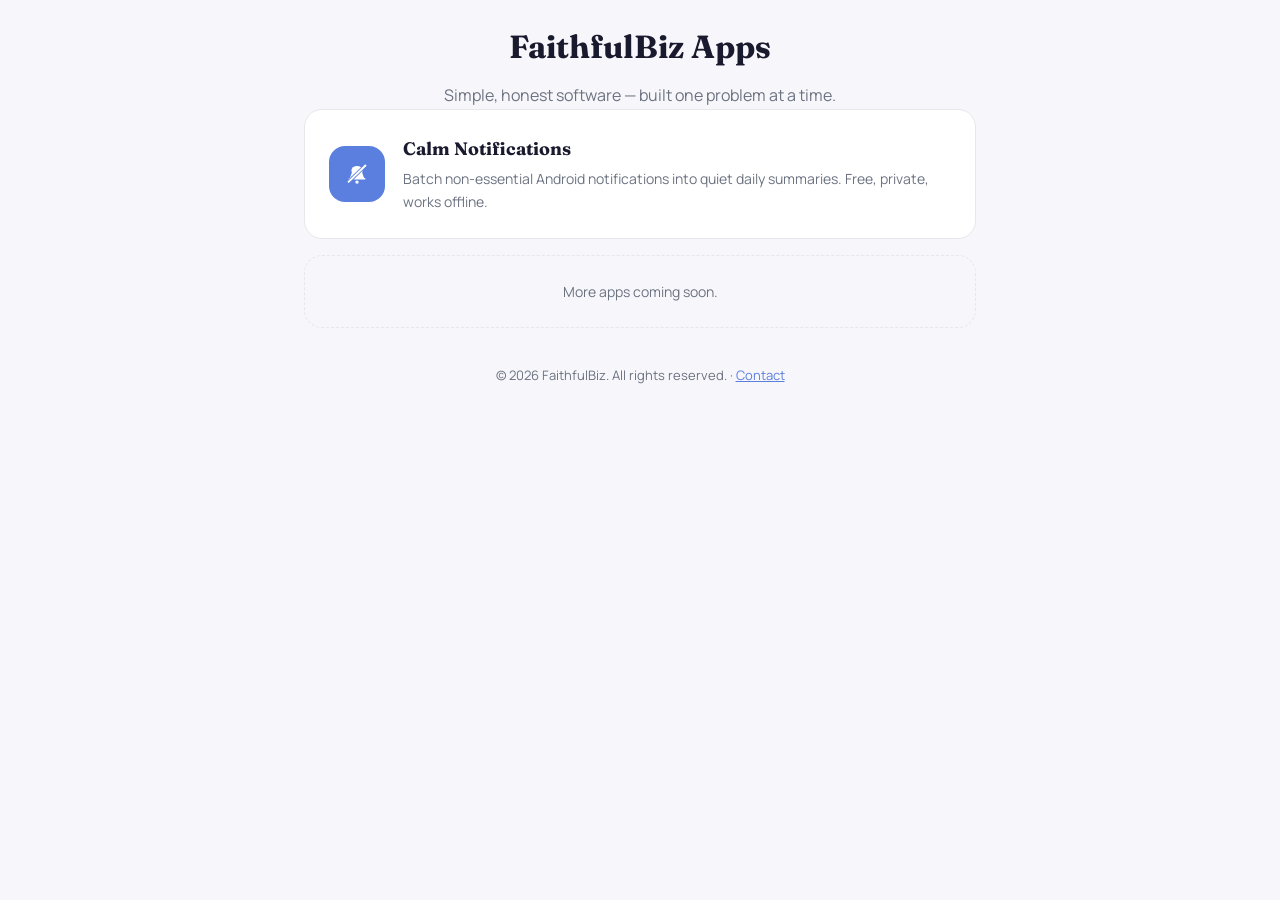
<file: index.html>
<!DOCTYPE html>
<html lang="en">
<head>
<meta charset="UTF-8">
<meta name="viewport" content="width=device-width, initial-scale=1.0">
<title>FaithfulBiz Apps</title>
<meta name="description" content="Apps built by FaithfulBiz — starting with Calm Notifications, an Android app for reducing notification overload.">
<link rel="canonical" href="https://app.faithfulbiz.com.ng/">
<meta property="og:site_name" content="FaithfulBiz">
<link rel="icon" type="image/x-icon" href="/favicon.ico">
<link rel="icon" type="image/png" sizes="32x32" href="/favicon-32x32.png">
<link rel="icon" type="image/png" sizes="16x16" href="/favicon-16x16.png">
<link rel="apple-touch-icon" sizes="180x180" href="/apple-touch-icon.png">
<link rel="preconnect" href="https://fonts.googleapis.com">
<link href="https://fonts.googleapis.com/css2?family=Fraunces:wght@600;700&family=Manrope:wght@400;500;600;700&display=swap" rel="stylesheet">
<style>
  :root {
    --brand: #5B7FDE;
    --accent: #4CAF82;
    --bg: #F7F7FB;
    --text: #1A1A2E;
    --muted: #6B7280;
    --card-border: #E5E7EB;
  }
  * { box-sizing: border-box; }
  body {
    margin: 0;
    font-family: 'Manrope', -apple-system, BlinkMacSystemFont, "Segoe UI", Roboto, Helvetica, Arial, sans-serif;
    background: var(--bg);
    color: var(--text);
    line-height: 1.65;
  }
  .container { max-width: 720px; margin: 0 auto; padding: 0 24px; }
  header { text-align: center; padding: 56px 0 32px; }
  header h1 {
    font-family: 'Fraunces', serif;
    font-size: 32px;
    font-weight: 700;
    margin-bottom: 8px;
  }
  header p { color: var(--muted); margin: 0; }
  main { padding-bottom: 80px; }
  .app-card {
    display: flex;
    gap: 18px;
    align-items: center;
    background: white;
    border: 1px solid var(--card-border);
    border-radius: 18px;
    padding: 24px;
    text-decoration: none;
    color: inherit;
    margin-bottom: 16px;
  }
  .app-icon {
    width: 56px; height: 56px;
    border-radius: 16px;
    background: var(--brand);
    display: flex; align-items: center; justify-content: center;
    flex-shrink: 0;
  }
  .app-info h2 {
    font-family: 'Fraunces', serif;
    margin: 0 0 4px;
    font-size: 18px;
  }
  .app-info p { margin: 0; color: var(--muted); font-size: 14px; }
  .coming-soon {
    border: 1px dashed var(--card-border);
    border-radius: 18px;
    padding: 24px;
    text-align: center;
    color: var(--muted);
    font-size: 14px;
  }
  footer {
    text-align: center;
    color: var(--muted);
    font-size: 13px;
    padding: 24px 0;
  }
  footer a { color: var(--brand); }
</style>
</head>
<body>

<header class="container">
  <h1>FaithfulBiz Apps</h1>
  <p>Simple, honest software — built one problem at a time.</p>
</header>

<main class="container">

  <a href="calm-notifications/index.html" class="app-card">
    <div class="app-icon">
      <svg width="28" height="28" viewBox="0 0 100 100" fill="none" xmlns="http://www.w3.org/2000/svg">
        <ellipse cx="50" cy="38" rx="20" ry="17" fill="white"/>
        <polygon points="32,45 68,45 76,66 24,66" fill="white"/>
        <rect x="20" y="64" width="60" height="6" rx="3" fill="white"/>
        <ellipse cx="50" cy="79" rx="6" ry="6" fill="white"/>
        <line x1="18" y1="80" x2="82" y2="18" stroke="#5B7FDE" stroke-width="13"/>
        <line x1="18" y1="80" x2="82" y2="18" stroke="white" stroke-width="7"/>
      </svg>
    </div>
    <div class="app-info">
      <h2>Calm Notifications</h2>
      <p>Batch non-essential Android notifications into quiet daily summaries. Free, private, works offline.</p>
    </div>
  </a>

  <div class="coming-soon">
    More apps coming soon.
  </div>

</main>

<footer>
  <div class="container">
    <p>&copy; <span id="year"></span> FaithfulBiz. All rights reserved. · <a href="mailto:faithfulbizteam@gmail.com">Contact</a></p>
  </div>
</footer>
<script>document.getElementById('year').textContent = new Date().getFullYear();</script>
<!-- Cloudflare Web Analytics --><script type="module" src="https://static.cloudflareinsights.com/beacon.min.js" data-cf-beacon='{"token": "d360aa17224e495dbc4f23665b287eea"}'></script><!-- End Cloudflare Web Analytics -->
</body>
</html>
</file>
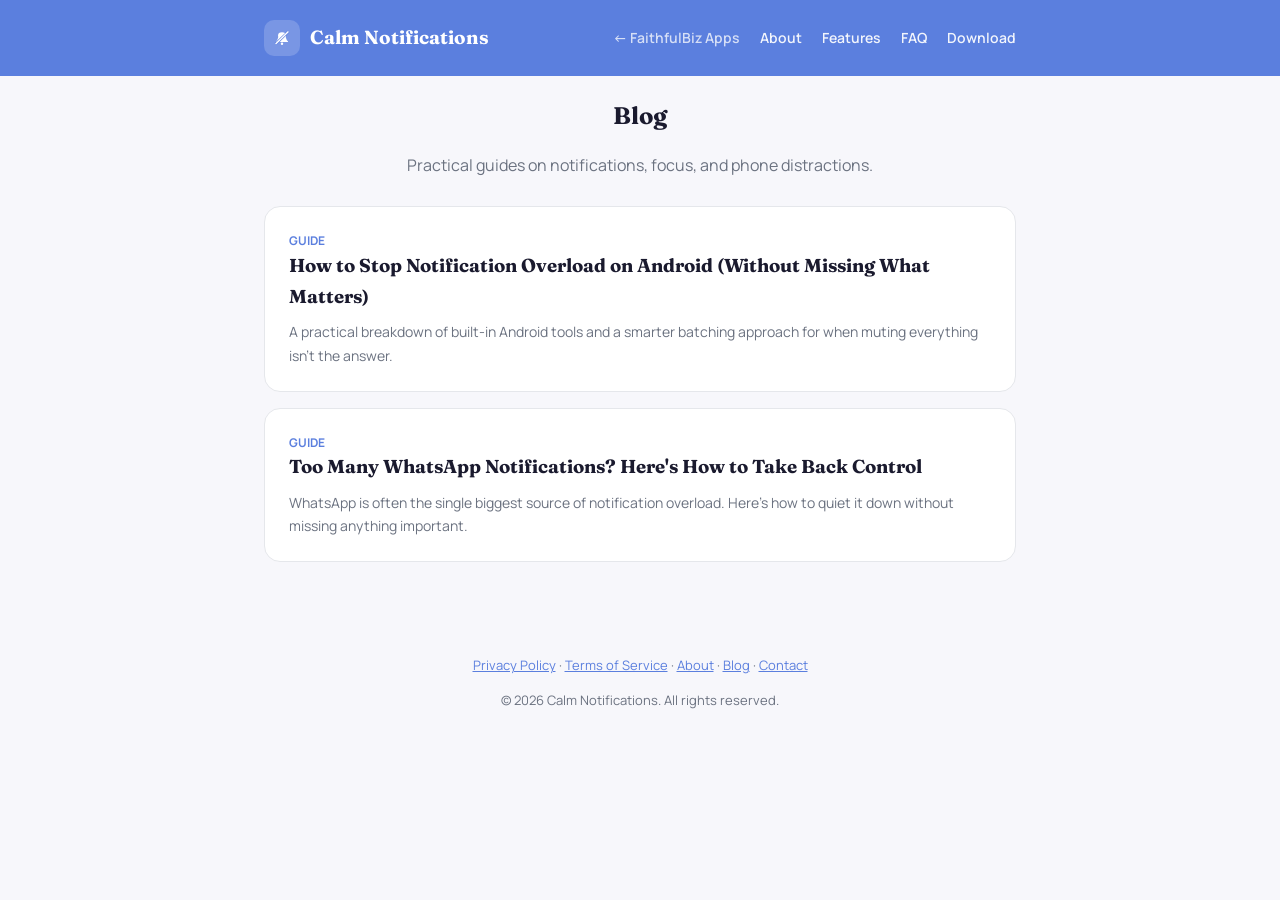
<file: calm-notifications/blog/index.html>
<!DOCTYPE html>
<html lang="en">
<head>
<meta charset="UTF-8">
<meta name="viewport" content="width=device-width, initial-scale=1.0">
<title>Blog — Calm Notifications (Android Notification Manager)</title>
<meta name="description" content="Guides on managing Android notifications, reducing phone distractions, and staying focused without missing what matters.">
<link rel="canonical" href="https://app.faithfulbiz.com.ng/calm-notifications/blog/index.html">
<meta property="og:site_name" content="Calm Notifications">
<link rel="icon" type="image/x-icon" href="/favicon.ico">
<link rel="icon" type="image/png" sizes="32x32" href="/favicon-32x32.png">
<link rel="icon" type="image/png" sizes="16x16" href="/favicon-16x16.png">
<link rel="apple-touch-icon" sizes="180x180" href="/apple-touch-icon.png">
<link rel="preconnect" href="https://fonts.googleapis.com">
<link href="https://fonts.googleapis.com/css2?family=Fraunces:wght@600;700&family=Manrope:wght@400;500;600;700&display=swap" rel="stylesheet">
<link rel="stylesheet" href="../assets/style.css">
</head>
<body>

<header class="site-header">
  <div class="container">
    <a href="../index.html" class="logo">
      <span class="logo-badge">
        <svg width="20" height="20" viewBox="0 0 100 100" fill="none" xmlns="http://www.w3.org/2000/svg">
          <ellipse cx="50" cy="38" rx="20" ry="17" fill="white"/>
          <polygon points="32,45 68,45 76,66 24,66" fill="white"/>
          <rect x="20" y="64" width="60" height="6" rx="3" fill="white"/>
          <ellipse cx="50" cy="79" rx="6" ry="6" fill="white"/>
          <line x1="18" y1="80" x2="82" y2="18" stroke="#5B7FDE" stroke-width="13"/>
          <line x1="18" y1="80" x2="82" y2="18" stroke="white" stroke-width="7"/>
        </svg>
      </span>
      <span class="logo-text">Calm Notifications</span>
    </a>
    <nav class="site-nav">
      <a href="../../index.html" style="opacity:0.75;">← FaithfulBiz Apps</a>
      <a href="../about.html">About</a>
      <a href="../index.html#features">Features</a>
      <a href="../index.html#faq">FAQ</a>
      <a href="../index.html#download">Download</a>
    </nav>
  </div>
</header>

<main class="container">
  <section>
    <h1 class="serif section-title">Blog</h1>
    <p class="section-sub">Practical guides on notifications, focus, and phone distractions.</p>

    <a href="stop-android-notification-overload.html" class="blog-list-item">
      <div class="date">GUIDE</div>
      <h3>How to Stop Notification Overload on Android (Without Missing What Matters)</h3>
      <p>A practical breakdown of built-in Android tools and a smarter batching approach for when muting everything isn't the answer.</p>
    </a>

    <a href="reduce-whatsapp-notifications.html" class="blog-list-item">
      <div class="date">GUIDE</div>
      <h3>Too Many WhatsApp Notifications? Here's How to Take Back Control</h3>
      <p>WhatsApp is often the single biggest source of notification overload. Here's how to quiet it down without missing anything important.</p>
    </a>

  </section>
</main>

<footer class="site-footer">
  <div class="container">
    <p><a href="../privacy.html">Privacy Policy</a> · <a href="../terms.html">Terms of Service</a> · <a href="../about.html">About</a> · <a href="index.html">Blog</a> · <a href="mailto:faithfulbizteam@gmail.com">Contact</a></p>
    <p>&copy; <span id="year"></span> Calm Notifications. All rights reserved.</p>
  </div>
</footer>
<script>document.getElementById('year').textContent = new Date().getFullYear();</script>
<!-- Cloudflare Web Analytics --><script type="module" src="https://static.cloudflareinsights.com/beacon.min.js" data-cf-beacon='{"token": "d360aa17224e495dbc4f23665b287eea"}'></script><!-- End Cloudflare Web Analytics -->
</body>
</html>
</file>
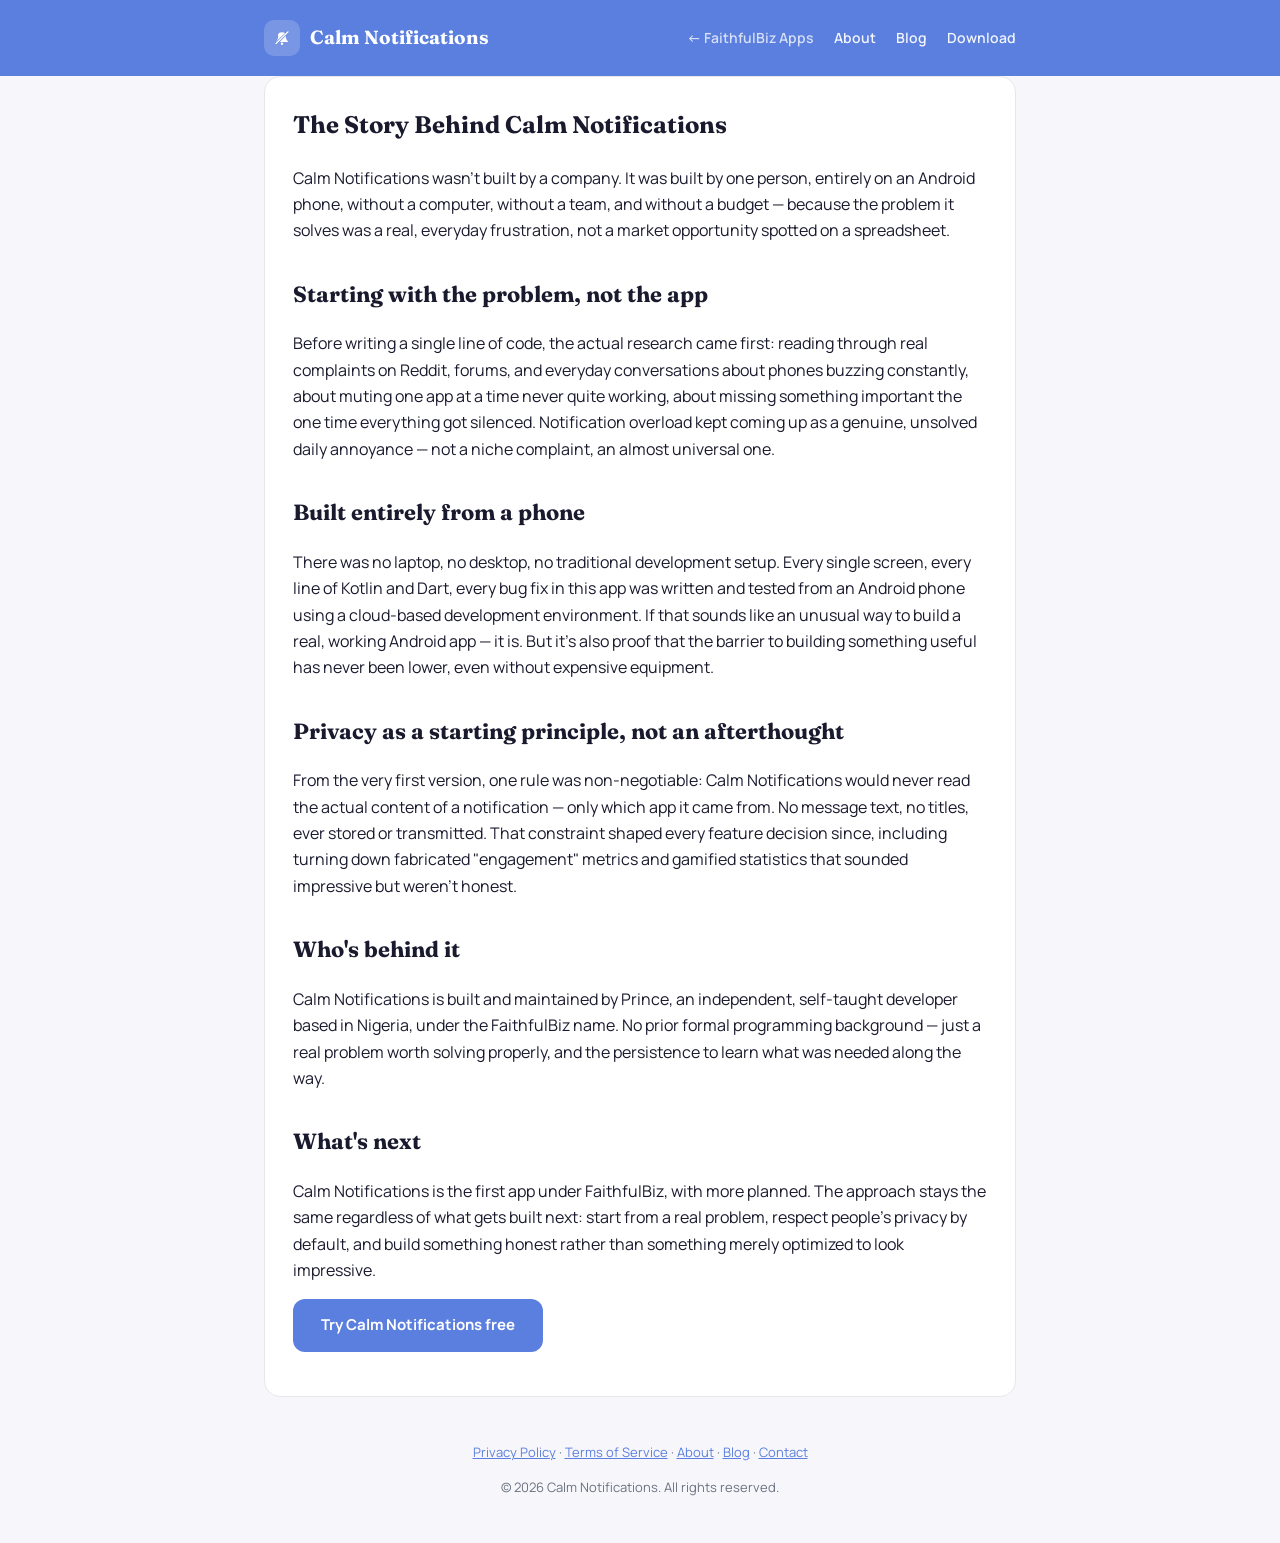
<file: calm-notifications/about.html>
<!DOCTYPE html>
<html lang="en">
<head>
<meta charset="UTF-8">
<meta name="viewport" content="width=device-width, initial-scale=1.0">
<title>About — The Story Behind Calm Notifications</title>
<meta name="description" content="Calm Notifications was built by one self-taught developer, entirely from a phone, to solve a genuine everyday problem: too many notifications, not enough calm.">
<link rel="canonical" href="https://app.faithfulbiz.com.ng/calm-notifications/about.html">
<meta property="og:site_name" content="Calm Notifications">
<link rel="icon" type="image/x-icon" href="/favicon.ico">
<link rel="icon" type="image/png" sizes="32x32" href="/favicon-32x32.png">
<link rel="icon" type="image/png" sizes="16x16" href="/favicon-16x16.png">
<link rel="apple-touch-icon" sizes="180x180" href="/apple-touch-icon.png">
<link rel="preconnect" href="https://fonts.googleapis.com">
<link href="https://fonts.googleapis.com/css2?family=Fraunces:wght@600;700&family=Manrope:wght@400;500;600;700&display=swap" rel="stylesheet">
<link rel="stylesheet" href="assets/style.css">

<script type="application/ld+json">
{
  "@context": "https://schema.org",
  "@type": "AboutPage",
  "name": "About Calm Notifications",
  "url": "https://app.faithfulbiz.com.ng/calm-notifications/about.html",
  "mainEntity": {
    "@type": "Organization",
    "name": "FaithfulBiz",
    "founder": {
      "@type": "Person",
      "name": "Prince"
    }
  }
}
</script>
</head>
<body>

<header class="site-header">
  <div class="container">
    <a href="index.html" class="logo">
      <span class="logo-badge">
        <svg width="20" height="20" viewBox="0 0 100 100" fill="none" xmlns="http://www.w3.org/2000/svg">
          <ellipse cx="50" cy="38" rx="20" ry="17" fill="white"/>
          <polygon points="32,45 68,45 76,66 24,66" fill="white"/>
          <rect x="20" y="64" width="60" height="6" rx="3" fill="white"/>
          <ellipse cx="50" cy="79" rx="6" ry="6" fill="white"/>
          <line x1="18" y1="80" x2="82" y2="18" stroke="#5B7FDE" stroke-width="13"/>
          <line x1="18" y1="80" x2="82" y2="18" stroke="white" stroke-width="7"/>
        </svg>
      </span>
      <span class="logo-text">Calm Notifications</span>
    </a>
    <nav class="site-nav">
      <a href="../index.html" style="opacity:0.75;">← FaithfulBiz Apps</a>
      <a href="about.html">About</a>
      <a href="blog/index.html">Blog</a>
      <a href="index.html#download">Download</a>
    </nav>
  </div>
</header>

<main class="container">
  <article class="post card">
    <h1 class="serif" style="margin-top:0;">The Story Behind Calm Notifications</h1>

    <p>Calm Notifications wasn't built by a company. It was built by one person, entirely on an Android phone, without a computer, without a team, and without a budget — because the problem it solves was a real, everyday frustration, not a market opportunity spotted on a spreadsheet.</p>

    <h2>Starting with the problem, not the app</h2>
    <p>Before writing a single line of code, the actual research came first: reading through real complaints on Reddit, forums, and everyday conversations about phones buzzing constantly, about muting one app at a time never quite working, about missing something important the one time everything got silenced. Notification overload kept coming up as a genuine, unsolved daily annoyance — not a niche complaint, an almost universal one.</p>

    <h2>Built entirely from a phone</h2>
    <p>There was no laptop, no desktop, no traditional development setup. Every single screen, every line of Kotlin and Dart, every bug fix in this app was written and tested from an Android phone using a cloud-based development environment. If that sounds like an unusual way to build a real, working Android app — it is. But it's also proof that the barrier to building something useful has never been lower, even without expensive equipment.</p>

    <h2>Privacy as a starting principle, not an afterthought</h2>
    <p>From the very first version, one rule was non-negotiable: Calm Notifications would never read the actual content of a notification — only which app it came from. No message text, no titles, ever stored or transmitted. That constraint shaped every feature decision since, including turning down fabricated "engagement" metrics and gamified statistics that sounded impressive but weren't honest.</p>

    <h2>Who's behind it</h2>
    <p>Calm Notifications is built and maintained by Prince, an independent, self-taught developer based in Nigeria, under the FaithfulBiz name. No prior formal programming background — just a real problem worth solving properly, and the persistence to learn what was needed along the way.</p>

    <h2>What's next</h2>
    <p>Calm Notifications is the first app under FaithfulBiz, with more planned. The approach stays the same regardless of what gets built next: start from a real problem, respect people's privacy by default, and build something honest rather than something merely optimized to look impressive.</p>

    <p><a href="index.html#download" class="btn">Try Calm Notifications free</a></p>
  </article>
</main>

<footer class="site-footer">
  <div class="container">
    <p><a href="privacy.html">Privacy Policy</a> · <a href="terms.html">Terms of Service</a> · <a href="about.html">About</a> · <a href="blog/index.html">Blog</a> · <a href="mailto:faithfulbizteam@gmail.com">Contact</a></p>
    <p>&copy; <span id="year"></span> Calm Notifications. All rights reserved.</p>
  </div>
</footer>
<script>document.getElementById('year').textContent = new Date().getFullYear();</script>
<!-- Cloudflare Web Analytics --><script type="module" src="https://static.cloudflareinsights.com/beacon.min.js" data-cf-beacon='{"token": "d360aa17224e495dbc4f23665b287eea"}'></script><!-- End Cloudflare Web Analytics -->
</body>
</html>
</file>
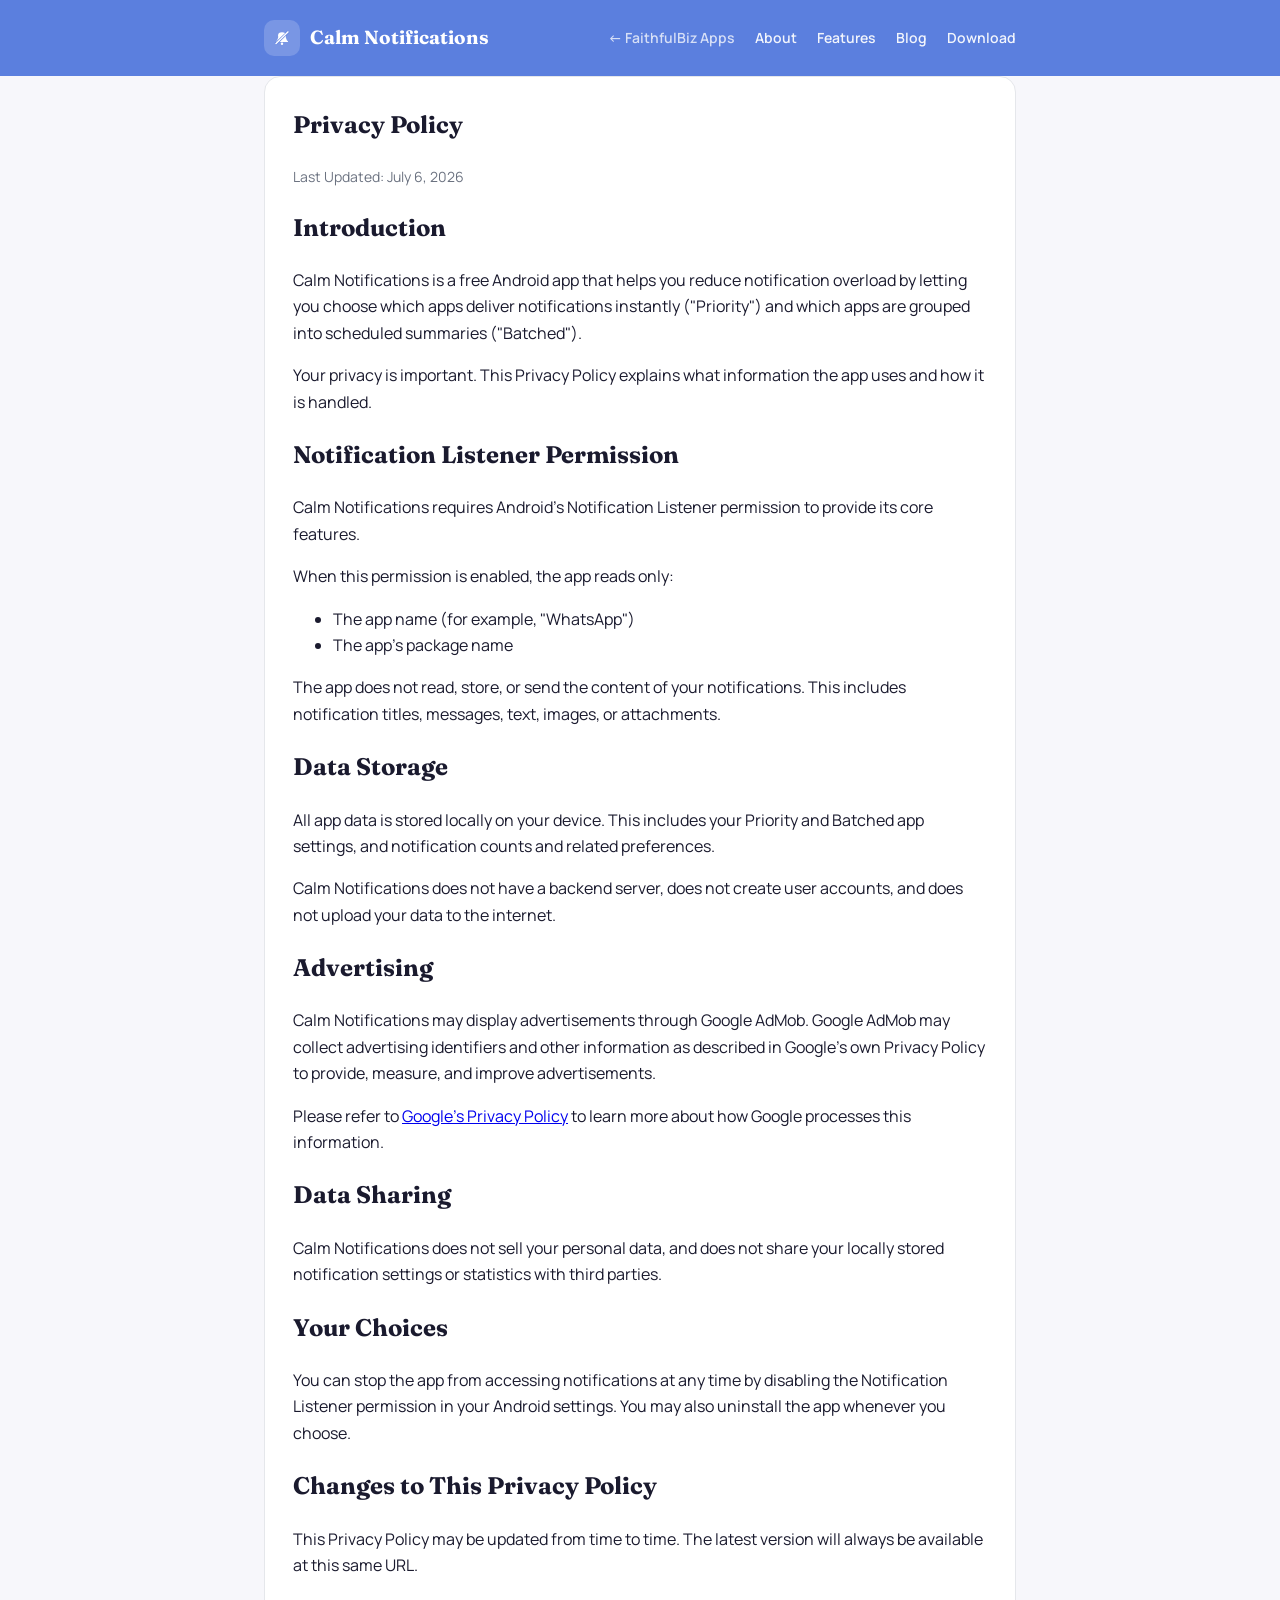
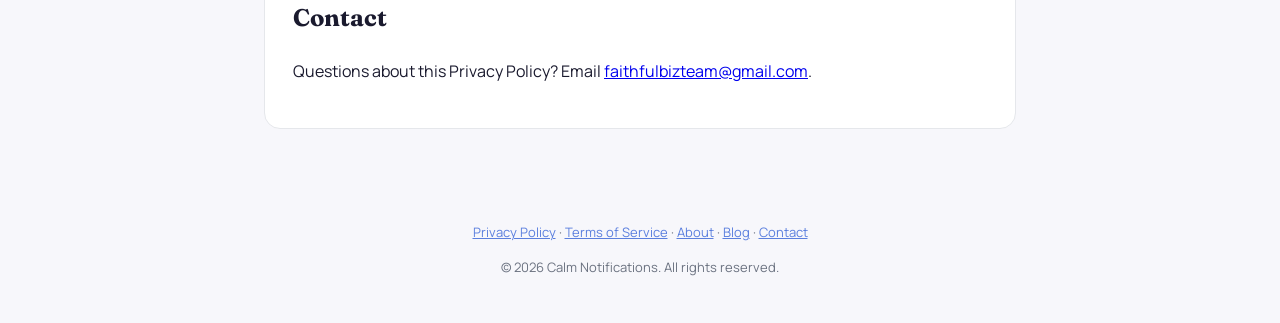
<file: calm-notifications/privacy.html>
<!DOCTYPE html>
<html lang="en">
<head>
<meta charset="UTF-8">
<meta name="viewport" content="width=device-width, initial-scale=1.0">
<title>Privacy Policy — Calm Notifications</title>
<meta name="description" content="Calm Notifications privacy policy: what data is used, how it's handled, and why your notification content is never read or stored.">
<link rel="canonical" href="https://app.faithfulbiz.com.ng/calm-notifications/privacy.html">
<meta property="og:site_name" content="Calm Notifications">
<link rel="icon" type="image/x-icon" href="/favicon.ico">
<link rel="icon" type="image/png" sizes="32x32" href="/favicon-32x32.png">
<link rel="icon" type="image/png" sizes="16x16" href="/favicon-16x16.png">
<link rel="apple-touch-icon" sizes="180x180" href="/apple-touch-icon.png">
<link rel="preconnect" href="https://fonts.googleapis.com">
<link href="https://fonts.googleapis.com/css2?family=Fraunces:wght@600;700&family=Manrope:wght@400;500;600;700&display=swap" rel="stylesheet">
<link rel="stylesheet" href="assets/style.css">
</head>
<body>

<header class="site-header">
  <div class="container">
    <a href="index.html" class="logo">
      <span class="logo-badge">
        <svg width="20" height="20" viewBox="0 0 100 100" fill="none" xmlns="http://www.w3.org/2000/svg">
          <ellipse cx="50" cy="38" rx="20" ry="17" fill="white"/>
          <polygon points="32,45 68,45 76,66 24,66" fill="white"/>
          <rect x="20" y="64" width="60" height="6" rx="3" fill="white"/>
          <ellipse cx="50" cy="79" rx="6" ry="6" fill="white"/>
          <line x1="18" y1="80" x2="82" y2="18" stroke="#5B7FDE" stroke-width="13"/>
          <line x1="18" y1="80" x2="82" y2="18" stroke="white" stroke-width="7"/>
        </svg>
      </span>
      <span class="logo-text">Calm Notifications</span>
    </a>
    <nav class="site-nav">
      <a href="../index.html" style="opacity:0.75;">← FaithfulBiz Apps</a>
      <a href="about.html">About</a>
      <a href="index.html#features">Features</a>
      <a href="blog/index.html">Blog</a>
      <a href="index.html#download">Download</a>
    </nav>
  </div>
</header>

<main class="container">
  <section>
    <div class="card">
      <h1 class="serif" style="margin-top:0;">Privacy Policy</h1>
      <p style="color:var(--muted);font-size:14px;">Last Updated: July 6, 2026</p>

      <h2>Introduction</h2>
      <p>Calm Notifications is a free Android app that helps you reduce notification overload by letting you choose which apps deliver notifications instantly ("Priority") and which apps are grouped into scheduled summaries ("Batched").</p>
      <p>Your privacy is important. This Privacy Policy explains what information the app uses and how it is handled.</p>

      <h2>Notification Listener Permission</h2>
      <p>Calm Notifications requires Android's Notification Listener permission to provide its core features.</p>
      <p>When this permission is enabled, the app reads only:</p>
      <ul>
        <li>The app name (for example, "WhatsApp")</li>
        <li>The app's package name</li>
      </ul>
      <p>The app does not read, store, or send the content of your notifications. This includes notification titles, messages, text, images, or attachments.</p>

      <h2>Data Storage</h2>
      <p>All app data is stored locally on your device. This includes your Priority and Batched app settings, and notification counts and related preferences.</p>
      <p>Calm Notifications does not have a backend server, does not create user accounts, and does not upload your data to the internet.</p>

      <h2>Advertising</h2>
      <p>Calm Notifications may display advertisements through Google AdMob. Google AdMob may collect advertising identifiers and other information as described in Google's own Privacy Policy to provide, measure, and improve advertisements.</p>
      <p>Please refer to <a href="https://policies.google.com/privacy" target="_blank">Google's Privacy Policy</a> to learn more about how Google processes this information.</p>

      <h2>Data Sharing</h2>
      <p>Calm Notifications does not sell your personal data, and does not share your locally stored notification settings or statistics with third parties.</p>

      <h2>Your Choices</h2>
      <p>You can stop the app from accessing notifications at any time by disabling the Notification Listener permission in your Android settings. You may also uninstall the app whenever you choose.</p>

      <h2>Changes to This Privacy Policy</h2>
      <p>This Privacy Policy may be updated from time to time. The latest version will always be available at this same URL.</p>

      <h2>Contact</h2>
      <p>Questions about this Privacy Policy? Email <a href="mailto:faithfulbizteam@gmail.com">faithfulbizteam@gmail.com</a>.</p>
    </div>
  </section>
</main>

<footer class="site-footer">
  <div class="container">
    <p><a href="privacy.html">Privacy Policy</a> · <a href="terms.html">Terms of Service</a> · <a href="about.html">About</a> · <a href="blog/index.html">Blog</a> · <a href="mailto:faithfulbizteam@gmail.com">Contact</a></p>
    <p>&copy; <span id="year"></span> Calm Notifications. All rights reserved.</p>
  </div>
</footer>
<script>document.getElementById('year').textContent = new Date().getFullYear();</script>
<!-- Cloudflare Web Analytics --><script type="module" src="https://static.cloudflareinsights.com/beacon.min.js" data-cf-beacon='{"token": "d360aa17224e495dbc4f23665b287eea"}'></script><!-- End Cloudflare Web Analytics -->
</body>
</html>
</file>
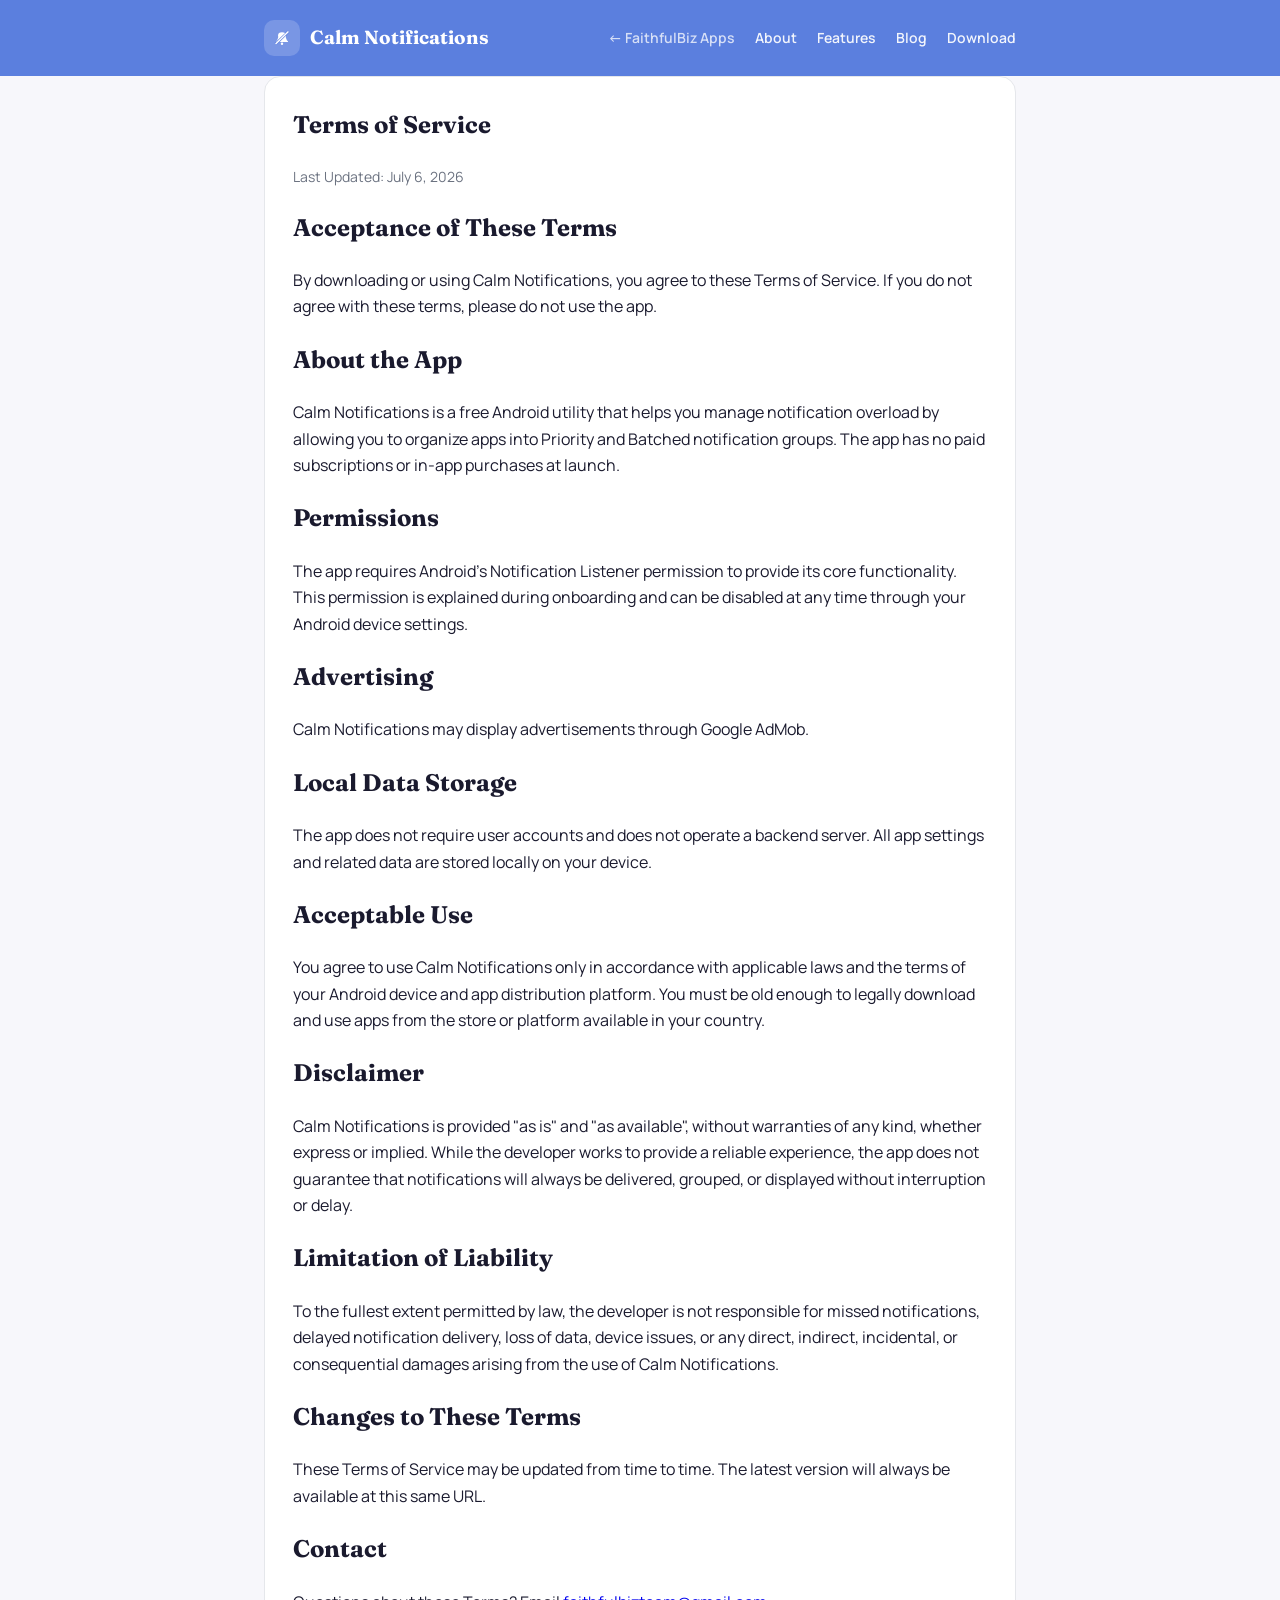
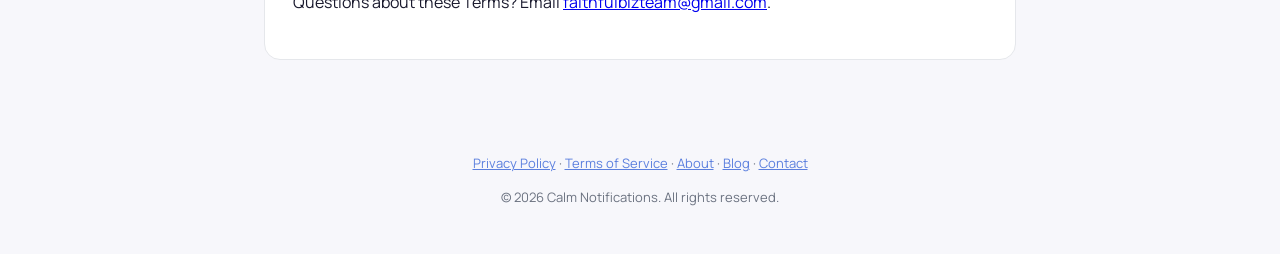
<file: calm-notifications/terms.html>
<!DOCTYPE html>
<html lang="en">
<head>
<meta charset="UTF-8">
<meta name="viewport" content="width=device-width, initial-scale=1.0">
<title>Terms of Service — Calm Notifications</title>
<meta name="description" content="Terms of Service for Calm Notifications, a free Android notification management app.">
<link rel="canonical" href="https://app.faithfulbiz.com.ng/calm-notifications/terms.html">
<meta property="og:site_name" content="Calm Notifications">
<link rel="icon" type="image/x-icon" href="/favicon.ico">
<link rel="icon" type="image/png" sizes="32x32" href="/favicon-32x32.png">
<link rel="icon" type="image/png" sizes="16x16" href="/favicon-16x16.png">
<link rel="apple-touch-icon" sizes="180x180" href="/apple-touch-icon.png">
<link rel="preconnect" href="https://fonts.googleapis.com">
<link href="https://fonts.googleapis.com/css2?family=Fraunces:wght@600;700&family=Manrope:wght@400;500;600;700&display=swap" rel="stylesheet">
<link rel="stylesheet" href="assets/style.css">
</head>
<body>

<header class="site-header">
  <div class="container">
    <a href="index.html" class="logo">
      <span class="logo-badge">
        <svg width="20" height="20" viewBox="0 0 100 100" fill="none" xmlns="http://www.w3.org/2000/svg">
          <ellipse cx="50" cy="38" rx="20" ry="17" fill="white"/>
          <polygon points="32,45 68,45 76,66 24,66" fill="white"/>
          <rect x="20" y="64" width="60" height="6" rx="3" fill="white"/>
          <ellipse cx="50" cy="79" rx="6" ry="6" fill="white"/>
          <line x1="18" y1="80" x2="82" y2="18" stroke="#5B7FDE" stroke-width="13"/>
          <line x1="18" y1="80" x2="82" y2="18" stroke="white" stroke-width="7"/>
        </svg>
      </span>
      <span class="logo-text">Calm Notifications</span>
    </a>
    <nav class="site-nav">
      <a href="../index.html" style="opacity:0.75;">← FaithfulBiz Apps</a>
      <a href="about.html">About</a>
      <a href="index.html#features">Features</a>
      <a href="blog/index.html">Blog</a>
      <a href="index.html#download">Download</a>
    </nav>
  </div>
</header>

<main class="container">
  <section>
    <div class="card">
      <h1 class="serif" style="margin-top:0;">Terms of Service</h1>
      <p style="color:var(--muted);font-size:14px;">Last Updated: July 6, 2026</p>

      <h2>Acceptance of These Terms</h2>
      <p>By downloading or using Calm Notifications, you agree to these Terms of Service. If you do not agree with these terms, please do not use the app.</p>

      <h2>About the App</h2>
      <p>Calm Notifications is a free Android utility that helps you manage notification overload by allowing you to organize apps into Priority and Batched notification groups. The app has no paid subscriptions or in-app purchases at launch.</p>

      <h2>Permissions</h2>
      <p>The app requires Android's Notification Listener permission to provide its core functionality. This permission is explained during onboarding and can be disabled at any time through your Android device settings.</p>

      <h2>Advertising</h2>
      <p>Calm Notifications may display advertisements through Google AdMob.</p>

      <h2>Local Data Storage</h2>
      <p>The app does not require user accounts and does not operate a backend server. All app settings and related data are stored locally on your device.</p>

      <h2>Acceptable Use</h2>
      <p>You agree to use Calm Notifications only in accordance with applicable laws and the terms of your Android device and app distribution platform. You must be old enough to legally download and use apps from the store or platform available in your country.</p>

      <h2>Disclaimer</h2>
      <p>Calm Notifications is provided "as is" and "as available", without warranties of any kind, whether express or implied. While the developer works to provide a reliable experience, the app does not guarantee that notifications will always be delivered, grouped, or displayed without interruption or delay.</p>

      <h2>Limitation of Liability</h2>
      <p>To the fullest extent permitted by law, the developer is not responsible for missed notifications, delayed notification delivery, loss of data, device issues, or any direct, indirect, incidental, or consequential damages arising from the use of Calm Notifications.</p>

      <h2>Changes to These Terms</h2>
      <p>These Terms of Service may be updated from time to time. The latest version will always be available at this same URL.</p>

      <h2>Contact</h2>
      <p>Questions about these Terms? Email <a href="mailto:faithfulbizteam@gmail.com">faithfulbizteam@gmail.com</a>.</p>
    </div>
  </section>
</main>

<footer class="site-footer">
  <div class="container">
    <p><a href="privacy.html">Privacy Policy</a> · <a href="terms.html">Terms of Service</a> · <a href="about.html">About</a> · <a href="blog/index.html">Blog</a> · <a href="mailto:faithfulbizteam@gmail.com">Contact</a></p>
    <p>&copy; <span id="year"></span> Calm Notifications. All rights reserved.</p>
  </div>
</footer>
<script>document.getElementById('year').textContent = new Date().getFullYear();</script>
<!-- Cloudflare Web Analytics --><script type="module" src="https://static.cloudflareinsights.com/beacon.min.js" data-cf-beacon='{"token": "d360aa17224e495dbc4f23665b287eea"}'></script><!-- End Cloudflare Web Analytics -->
</body>
</html>
</file>
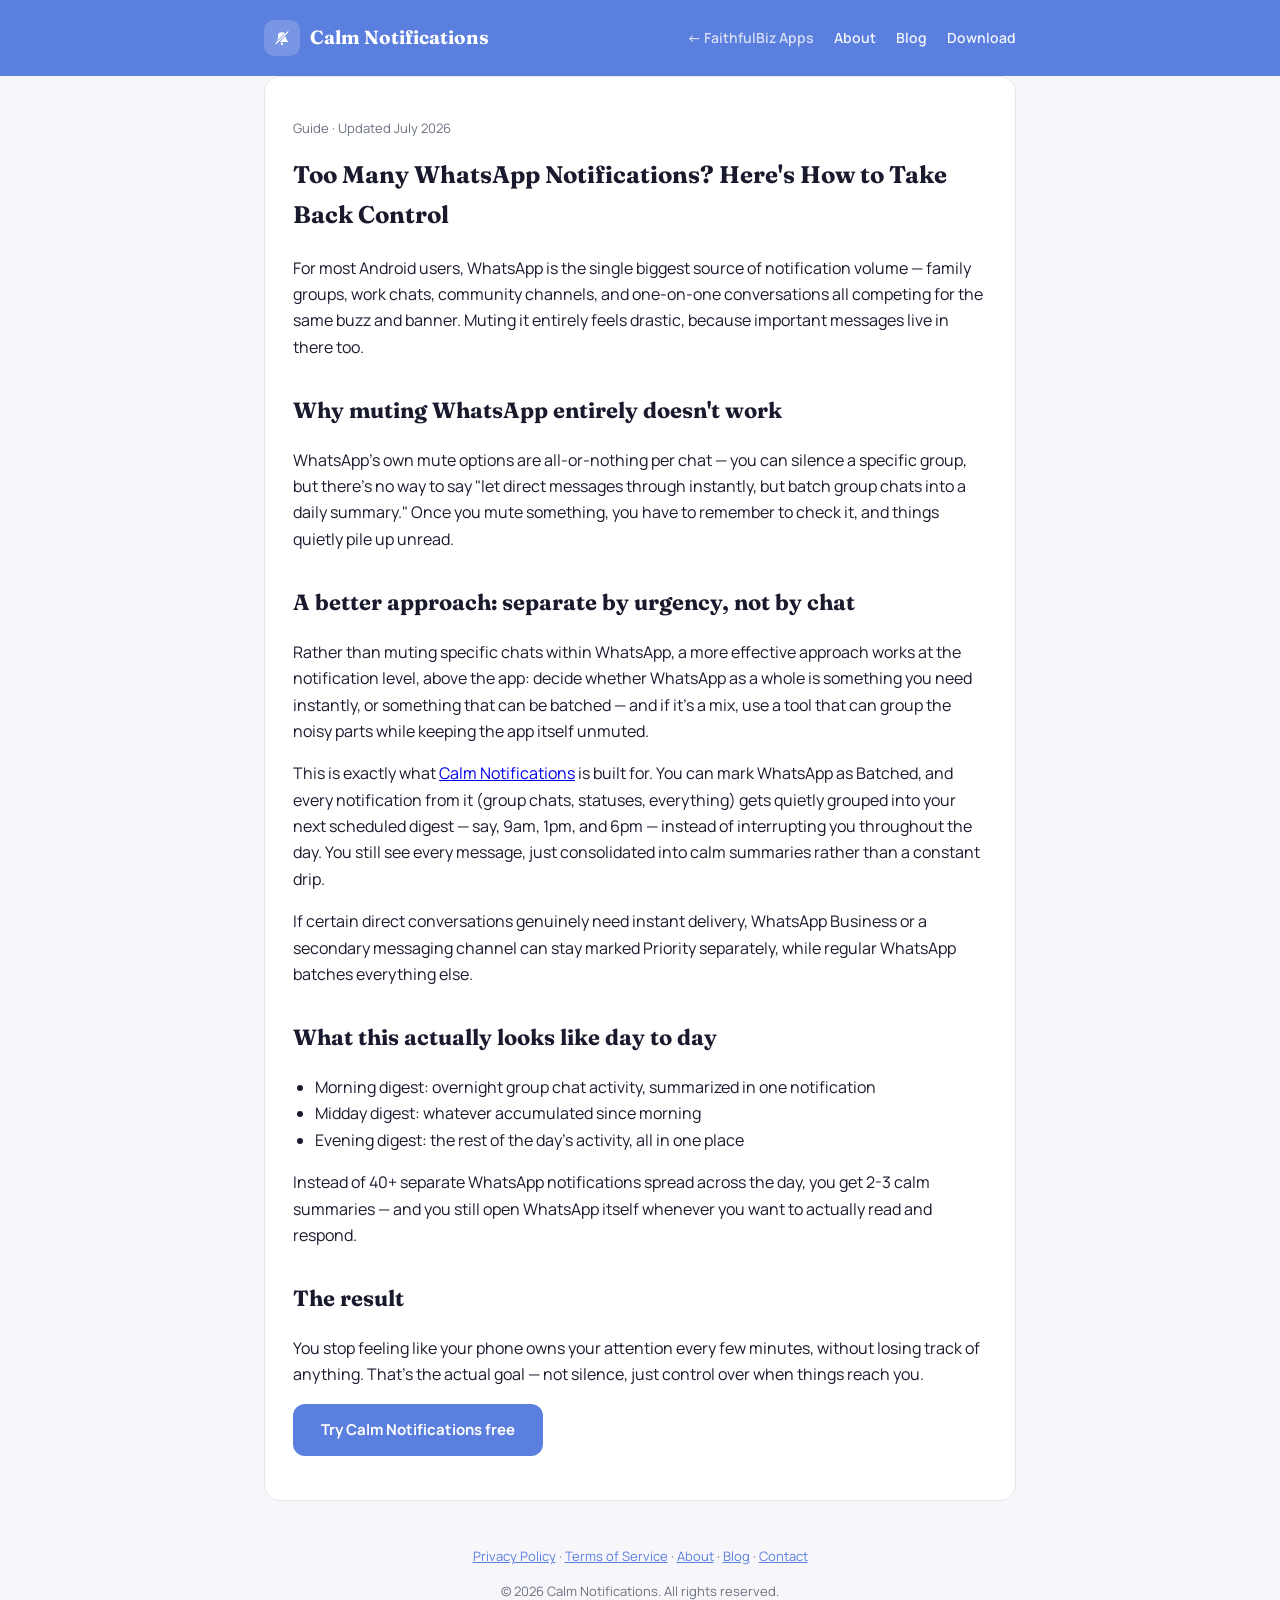
<file: calm-notifications/blog/reduce-whatsapp-notifications.html>
<!DOCTYPE html>
<html lang="en">
<head>
<meta charset="UTF-8">
<meta name="viewport" content="width=device-width, initial-scale=1.0">
<title>Too Many WhatsApp Notifications? How to Take Back Control — Calm Notifications</title>
<meta name="description" content="WhatsApp is often the single biggest source of notification overload. Here's how to reduce WhatsApp notifications without missing important messages.">
<link rel="canonical" href="https://app.faithfulbiz.com.ng/calm-notifications/blog/reduce-whatsapp-notifications.html">
<meta property="og:site_name" content="Calm Notifications">
<link rel="icon" type="image/x-icon" href="/favicon.ico">
<link rel="icon" type="image/png" sizes="32x32" href="/favicon-32x32.png">
<link rel="icon" type="image/png" sizes="16x16" href="/favicon-16x16.png">
<link rel="apple-touch-icon" sizes="180x180" href="/apple-touch-icon.png">
<link rel="preconnect" href="https://fonts.googleapis.com">
<link href="https://fonts.googleapis.com/css2?family=Fraunces:wght@600;700&family=Manrope:wght@400;500;600;700&display=swap" rel="stylesheet">
<link rel="stylesheet" href="../assets/style.css">

<script type="application/ld+json">
{
  "@context": "https://schema.org",
  "@type": "Article",
  "headline": "Too Many WhatsApp Notifications? Here's How to Take Back Control",
  "datePublished": "2026-07-11",
  "author": { "@type": "Organization", "name": "FaithfulBiz" },
  "publisher": { "@type": "Organization", "name": "Calm Notifications" }
}
</script>
</head>
<body>

<header class="site-header">
  <div class="container">
    <a href="../index.html" class="logo">
      <span class="logo-badge">
        <svg width="20" height="20" viewBox="0 0 100 100" fill="none" xmlns="http://www.w3.org/2000/svg">
          <ellipse cx="50" cy="38" rx="20" ry="17" fill="white"/>
          <polygon points="32,45 68,45 76,66 24,66" fill="white"/>
          <rect x="20" y="64" width="60" height="6" rx="3" fill="white"/>
          <ellipse cx="50" cy="79" rx="6" ry="6" fill="white"/>
          <line x1="18" y1="80" x2="82" y2="18" stroke="#5B7FDE" stroke-width="13"/>
          <line x1="18" y1="80" x2="82" y2="18" stroke="white" stroke-width="7"/>
        </svg>
      </span>
      <span class="logo-text">Calm Notifications</span>
    </a>
    <nav class="site-nav">
      <a href="../../index.html" style="opacity:0.75;">← FaithfulBiz Apps</a>
      <a href="../about.html">About</a>
      <a href="index.html">Blog</a>
      <a href="../index.html#download">Download</a>
    </nav>
  </div>
</header>

<main class="container">
  <article class="post card">
    <p style="color:var(--muted);font-size:13px;">Guide · Updated July 2026</p>
    <h1 class="serif" style="margin-top:0;">Too Many WhatsApp Notifications? Here's How to Take Back Control</h1>

    <p>For most Android users, WhatsApp is the single biggest source of notification volume — family groups, work chats, community channels, and one-on-one conversations all competing for the same buzz and banner. Muting it entirely feels drastic, because important messages live in there too.</p>

    <h2>Why muting WhatsApp entirely doesn't work</h2>
    <p>WhatsApp's own mute options are all-or-nothing per chat — you can silence a specific group, but there's no way to say "let direct messages through instantly, but batch group chats into a daily summary." Once you mute something, you have to remember to check it, and things quietly pile up unread.</p>

    <h2>A better approach: separate by urgency, not by chat</h2>
    <p>Rather than muting specific chats within WhatsApp, a more effective approach works at the notification level, above the app: decide whether WhatsApp as a whole is something you need instantly, or something that can be batched — and if it's a mix, use a tool that can group the noisy parts while keeping the app itself unmuted.</p>

    <p>This is exactly what <a href="../index.html">Calm Notifications</a> is built for. You can mark WhatsApp as Batched, and every notification from it (group chats, statuses, everything) gets quietly grouped into your next scheduled digest — say, 9am, 1pm, and 6pm — instead of interrupting you throughout the day. You still see every message, just consolidated into calm summaries rather than a constant drip.</p>

    <p>If certain direct conversations genuinely need instant delivery, WhatsApp Business or a secondary messaging channel can stay marked Priority separately, while regular WhatsApp batches everything else.</p>

    <h2>What this actually looks like day to day</h2>
    <ul>
      <li>Morning digest: overnight group chat activity, summarized in one notification</li>
      <li>Midday digest: whatever accumulated since morning</li>
      <li>Evening digest: the rest of the day's activity, all in one place</li>
    </ul>
    <p>Instead of 40+ separate WhatsApp notifications spread across the day, you get 2-3 calm summaries — and you still open WhatsApp itself whenever you want to actually read and respond.</p>

    <h2>The result</h2>
    <p>You stop feeling like your phone owns your attention every few minutes, without losing track of anything. That's the actual goal — not silence, just control over when things reach you.</p>

    <p><a href="../index.html#download" class="btn">Try Calm Notifications free</a></p>
  </article>
</main>

<footer class="site-footer">
  <div class="container">
    <p><a href="../privacy.html">Privacy Policy</a> · <a href="../terms.html">Terms of Service</a> · <a href="../about.html">About</a> · <a href="index.html">Blog</a> · <a href="mailto:faithfulbizteam@gmail.com">Contact</a></p>
    <p>&copy; <span id="year"></span> Calm Notifications. All rights reserved.</p>
  </div>
</footer>
<script>document.getElementById('year').textContent = new Date().getFullYear();</script>
<!-- Cloudflare Web Analytics --><script type="module" src="https://static.cloudflareinsights.com/beacon.min.js" data-cf-beacon='{"token": "d360aa17224e495dbc4f23665b287eea"}'></script><!-- End Cloudflare Web Analytics -->
</body>
</html>
</file>
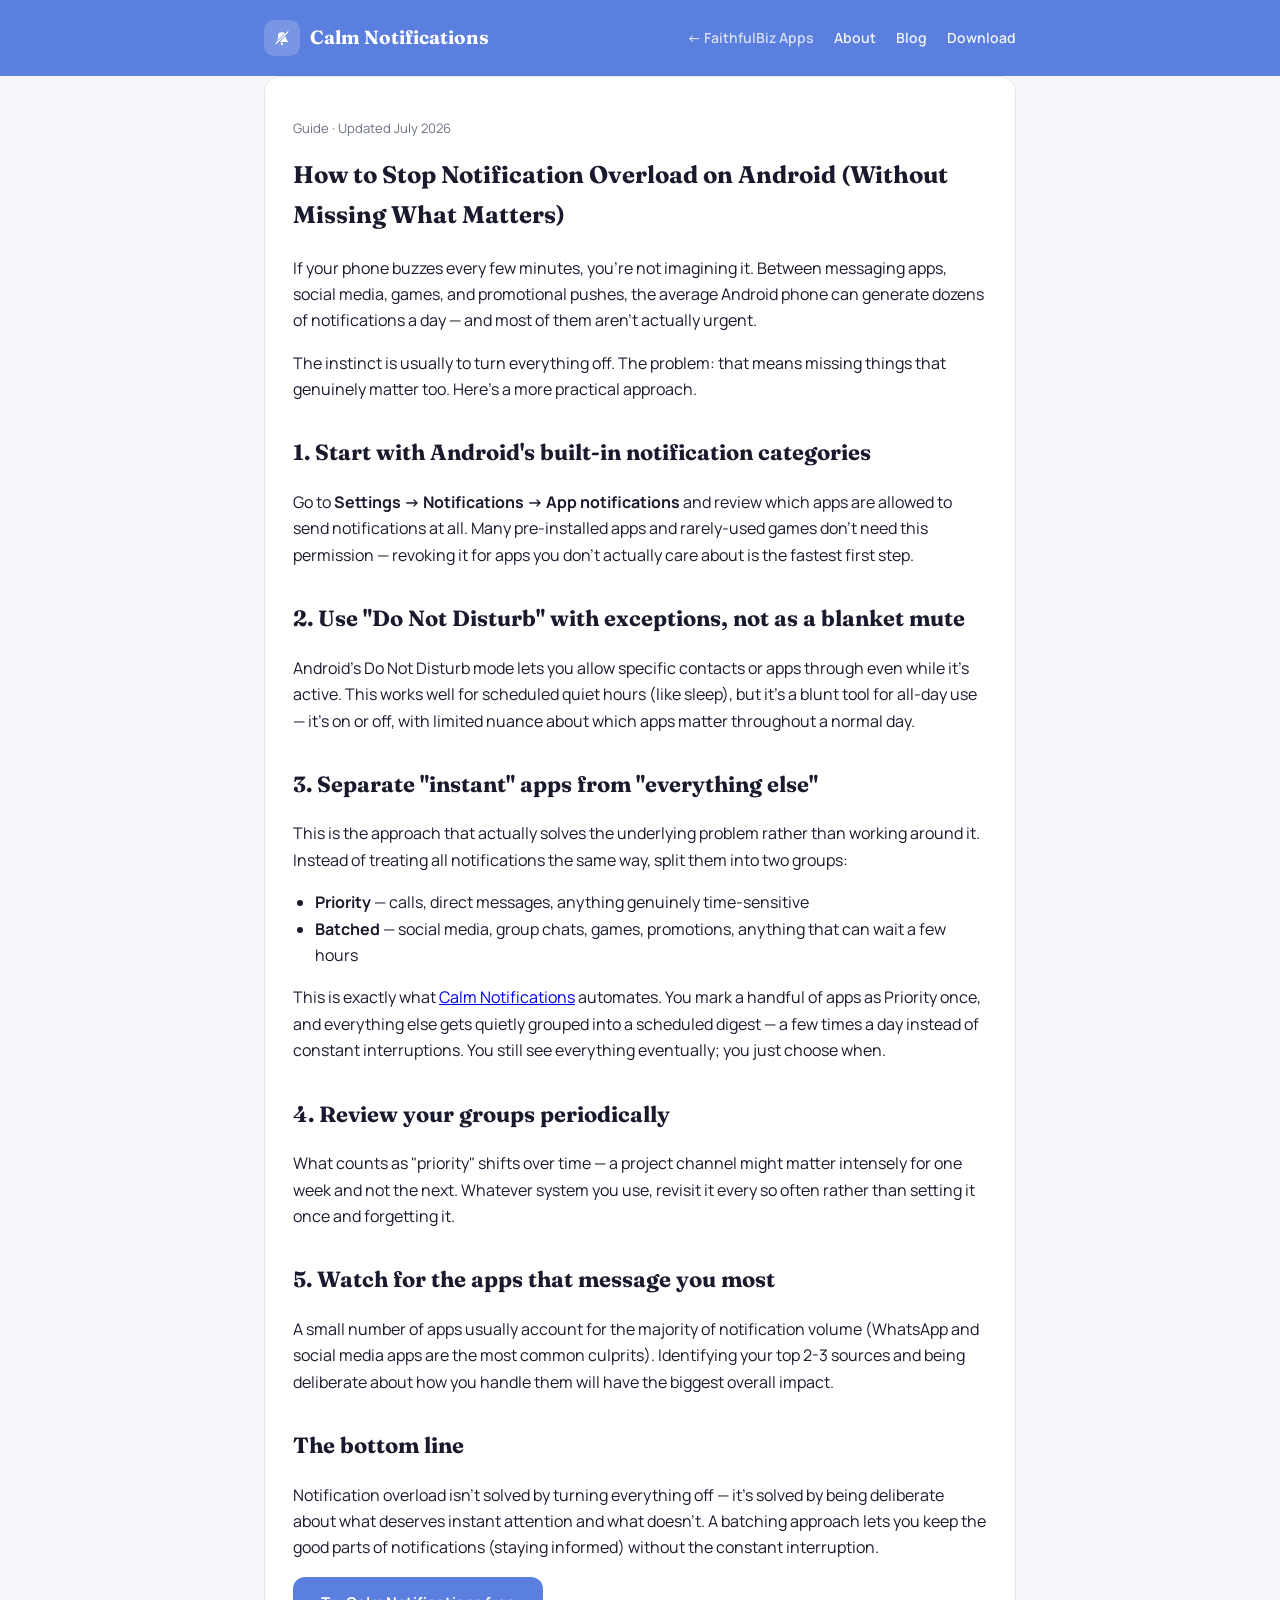
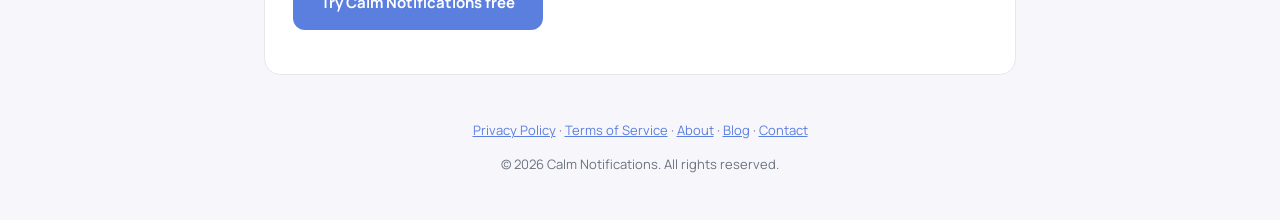
<file: calm-notifications/blog/stop-android-notification-overload.html>
<!DOCTYPE html>
<html lang="en">
<head>
<meta charset="UTF-8">
<meta name="viewport" content="width=device-width, initial-scale=1.0">
<title>How to Stop Notification Overload on Android — Calm Notifications</title>
<meta name="description" content="Practical, step-by-step ways to stop notification overload on Android — from built-in settings to a smarter batching approach that doesn't mean missing what matters.">
<link rel="canonical" href="https://app.faithfulbiz.com.ng/calm-notifications/blog/stop-android-notification-overload.html">
<meta property="og:site_name" content="Calm Notifications">
<link rel="icon" type="image/x-icon" href="/favicon.ico">
<link rel="icon" type="image/png" sizes="32x32" href="/favicon-32x32.png">
<link rel="icon" type="image/png" sizes="16x16" href="/favicon-16x16.png">
<link rel="apple-touch-icon" sizes="180x180" href="/apple-touch-icon.png">
<link rel="preconnect" href="https://fonts.googleapis.com">
<link href="https://fonts.googleapis.com/css2?family=Fraunces:wght@600;700&family=Manrope:wght@400;500;600;700&display=swap" rel="stylesheet">
<link rel="stylesheet" href="../assets/style.css">

<script type="application/ld+json">
{
  "@context": "https://schema.org",
  "@type": "Article",
  "headline": "How to Stop Notification Overload on Android (Without Missing What Matters)",
  "datePublished": "2026-07-11",
  "author": { "@type": "Organization", "name": "FaithfulBiz" },
  "publisher": { "@type": "Organization", "name": "Calm Notifications" }
}
</script>
</head>
<body>

<header class="site-header">
  <div class="container">
    <a href="../index.html" class="logo">
      <span class="logo-badge">
        <svg width="20" height="20" viewBox="0 0 100 100" fill="none" xmlns="http://www.w3.org/2000/svg">
          <ellipse cx="50" cy="38" rx="20" ry="17" fill="white"/>
          <polygon points="32,45 68,45 76,66 24,66" fill="white"/>
          <rect x="20" y="64" width="60" height="6" rx="3" fill="white"/>
          <ellipse cx="50" cy="79" rx="6" ry="6" fill="white"/>
          <line x1="18" y1="80" x2="82" y2="18" stroke="#5B7FDE" stroke-width="13"/>
          <line x1="18" y1="80" x2="82" y2="18" stroke="white" stroke-width="7"/>
        </svg>
      </span>
      <span class="logo-text">Calm Notifications</span>
    </a>
    <nav class="site-nav">
      <a href="../../index.html" style="opacity:0.75;">← FaithfulBiz Apps</a>
      <a href="../about.html">About</a>
      <a href="index.html">Blog</a>
      <a href="../index.html#download">Download</a>
    </nav>
  </div>
</header>

<main class="container">
  <article class="post card">
    <p style="color:var(--muted);font-size:13px;">Guide · Updated July 2026</p>
    <h1 class="serif" style="margin-top:0;">How to Stop Notification Overload on Android (Without Missing What Matters)</h1>

    <p>If your phone buzzes every few minutes, you're not imagining it. Between messaging apps, social media, games, and promotional pushes, the average Android phone can generate dozens of notifications a day — and most of them aren't actually urgent.</p>

    <p>The instinct is usually to turn everything off. The problem: that means missing things that genuinely matter too. Here's a more practical approach.</p>

    <h2>1. Start with Android's built-in notification categories</h2>
    <p>Go to <strong>Settings → Notifications → App notifications</strong> and review which apps are allowed to send notifications at all. Many pre-installed apps and rarely-used games don't need this permission — revoking it for apps you don't actually care about is the fastest first step.</p>

    <h2>2. Use "Do Not Disturb" with exceptions, not as a blanket mute</h2>
    <p>Android's Do Not Disturb mode lets you allow specific contacts or apps through even while it's active. This works well for scheduled quiet hours (like sleep), but it's a blunt tool for all-day use — it's on or off, with limited nuance about which apps matter throughout a normal day.</p>

    <h2>3. Separate "instant" apps from "everything else"</h2>
    <p>This is the approach that actually solves the underlying problem rather than working around it. Instead of treating all notifications the same way, split them into two groups:</p>
    <ul>
      <li><strong>Priority</strong> — calls, direct messages, anything genuinely time-sensitive</li>
      <li><strong>Batched</strong> — social media, group chats, games, promotions, anything that can wait a few hours</li>
    </ul>
    <p>This is exactly what <a href="../index.html">Calm Notifications</a> automates. You mark a handful of apps as Priority once, and everything else gets quietly grouped into a scheduled digest — a few times a day instead of constant interruptions. You still see everything eventually; you just choose when.</p>

    <h2>4. Review your groups periodically</h2>
    <p>What counts as "priority" shifts over time — a project channel might matter intensely for one week and not the next. Whatever system you use, revisit it every so often rather than setting it once and forgetting it.</p>

    <h2>5. Watch for the apps that message you most</h2>
    <p>A small number of apps usually account for the majority of notification volume (WhatsApp and social media apps are the most common culprits). Identifying your top 2-3 sources and being deliberate about how you handle them will have the biggest overall impact.</p>

    <h2>The bottom line</h2>
    <p>Notification overload isn't solved by turning everything off — it's solved by being deliberate about what deserves instant attention and what doesn't. A batching approach lets you keep the good parts of notifications (staying informed) without the constant interruption.</p>

    <p><a href="../index.html#download" class="btn">Try Calm Notifications free</a></p>
  </article>
</main>

<footer class="site-footer">
  <div class="container">
    <p><a href="../privacy.html">Privacy Policy</a> · <a href="../terms.html">Terms of Service</a> · <a href="../about.html">About</a> · <a href="index.html">Blog</a> · <a href="mailto:faithfulbizteam@gmail.com">Contact</a></p>
    <p>&copy; <span id="year"></span> Calm Notifications. All rights reserved.</p>
  </div>
</footer>
<script>document.getElementById('year').textContent = new Date().getFullYear();</script>
<!-- Cloudflare Web Analytics --><script type="module" src="https://static.cloudflareinsights.com/beacon.min.js" data-cf-beacon='{"token": "d360aa17224e495dbc4f23665b287eea"}'></script><!-- End Cloudflare Web Analytics -->
</body>
</html>
</file>
<file: calm-notifications/assets/style.css>
:root {
  --brand: #5B7FDE;
  --accent: #4CAF82;
  --bg: #F7F7FB;
  --text: #1A1A2E;
  --muted: #6B7280;
  --card-border: #E5E7EB;
}
* { box-sizing: border-box; }
body {
  margin: 0;
  font-family: 'Manrope', -apple-system, BlinkMacSystemFont, "Segoe UI", Roboto, Helvetica, Arial, sans-serif;
  background: var(--bg);
  color: var(--text);
  line-height: 1.65;
}
h1, h2, h3, .serif {
  font-family: 'Fraunces', Georgia, serif;
}
.container {
  max-width: 800px;
  margin: 0 auto;
  padding: 0 24px;
}
header.site-header {
  background: var(--brand);
  color: white;
  padding: 20px 0;
}
header.site-header .container {
  display: flex;
  align-items: center;
  justify-content: space-between;
  flex-wrap: wrap;
  gap: 12px;
}
.logo {
  display: flex;
  align-items: center;
  gap: 10px;
  text-decoration: none;
  color: white;
}
.logo-badge {
  width: 36px;
  height: 36px;
  border-radius: 10px;
  background: rgba(255,255,255,0.18);
  display: flex;
  align-items: center;
  justify-content: center;
}
.logo-text {
  font-family: 'Fraunces', serif;
  font-weight: 700;
  font-size: 19px;
}
nav.site-nav {
  display: flex;
  gap: 20px;
  flex-wrap: wrap;
}
nav.site-nav a {
  color: white;
  text-decoration: none;
  font-weight: 600;
  font-size: 14px;
  opacity: 0.92;
}
main { padding: 48px 0 80px; }
section { margin-bottom: 48px; }
.hero { text-align: center; padding: 24px 0 8px; }
.hero h1 {
  font-size: 34px;
  font-weight: 700;
  margin-bottom: 12px;
  letter-spacing: -0.5px;
}
.hero p.lead {
  font-size: 18px;
  color: var(--muted);
  max-width: 560px;
  margin: 0 auto 28px;
}
.btn {
  display: inline-block;
  background: var(--brand);
  color: white;
  text-decoration: none;
  font-weight: 700;
  padding: 14px 28px;
  border-radius: 12px;
  font-size: 15px;
}
.btn.secondary {
  background: transparent;
  border: 2px solid var(--brand);
  color: var(--brand);
}
.btn-row { display: flex; gap: 12px; justify-content: center; flex-wrap: wrap; }
.badge-row {
  display: flex;
  flex-wrap: wrap;
  gap: 10px;
  justify-content: center;
  margin-top: 24px;
}
.badge {
  background: rgba(76, 175, 130, 0.12);
  color: var(--accent);
  padding: 6px 14px;
  border-radius: 20px;
  font-size: 13px;
  font-weight: 700;
}
.card {
  background: white;
  border: 1px solid var(--card-border);
  border-radius: 16px;
  padding: 28px;
}
.grid {
  display: grid;
  grid-template-columns: 1fr;
  gap: 16px;
}
@media (min-width: 640px) {
  .grid.cols-2 { grid-template-columns: 1fr 1fr; }
}
.feature-card h3 { margin: 0 0 8px; font-size: 17px; }
.feature-card p { margin: 0; color: var(--muted); font-size: 14px; }
.steps { display: flex; flex-direction: column; gap: 20px; }
.step { display: flex; gap: 16px; align-items: flex-start; }
.step-num {
  flex-shrink: 0;
  width: 30px; height: 30px;
  border-radius: 50%;
  background: var(--brand);
  color: white;
  display: flex; align-items: center; justify-content: center;
  font-weight: 700; font-size: 13px;
}
.step-content h4 { margin: 0 0 4px; font-size: 15px; }
.step-content p { margin: 0; color: var(--muted); font-size: 14px; }
details.faq-item {
  background: white;
  border: 1px solid var(--card-border);
  border-radius: 12px;
  padding: 16px 20px;
  margin-bottom: 10px;
}
details.faq-item summary {
  font-weight: 700;
  cursor: pointer;
  font-size: 15px;
}
details.faq-item p { margin: 12px 0 0; color: var(--muted); font-size: 14px; }
.blog-list-item {
  background: white;
  border: 1px solid var(--card-border);
  border-radius: 16px;
  padding: 24px;
  margin-bottom: 16px;
  text-decoration: none;
  color: inherit;
  display: block;
}
.blog-list-item h3 { margin: 0 0 8px; color: var(--text); }
.blog-list-item p { margin: 0; color: var(--muted); font-size: 14px; }
.blog-list-item .date { font-size: 12px; color: var(--brand); font-weight: 700; }
article.post h2 { font-size: 22px; margin-top: 32px; }
article.post p { margin-bottom: 16px; }
article.post ul, article.post ol { margin-bottom: 16px; padding-left: 22px; }
footer.site-footer {
  text-align: center;
  color: var(--muted);
  font-size: 13px;
  padding: 32px 0;
}
footer.site-footer a { color: var(--brand); }
.section-title { text-align: center; margin-bottom: 8px; }
.section-sub { text-align: center; color: var(--muted); margin-bottom: 28px; }
</file>
